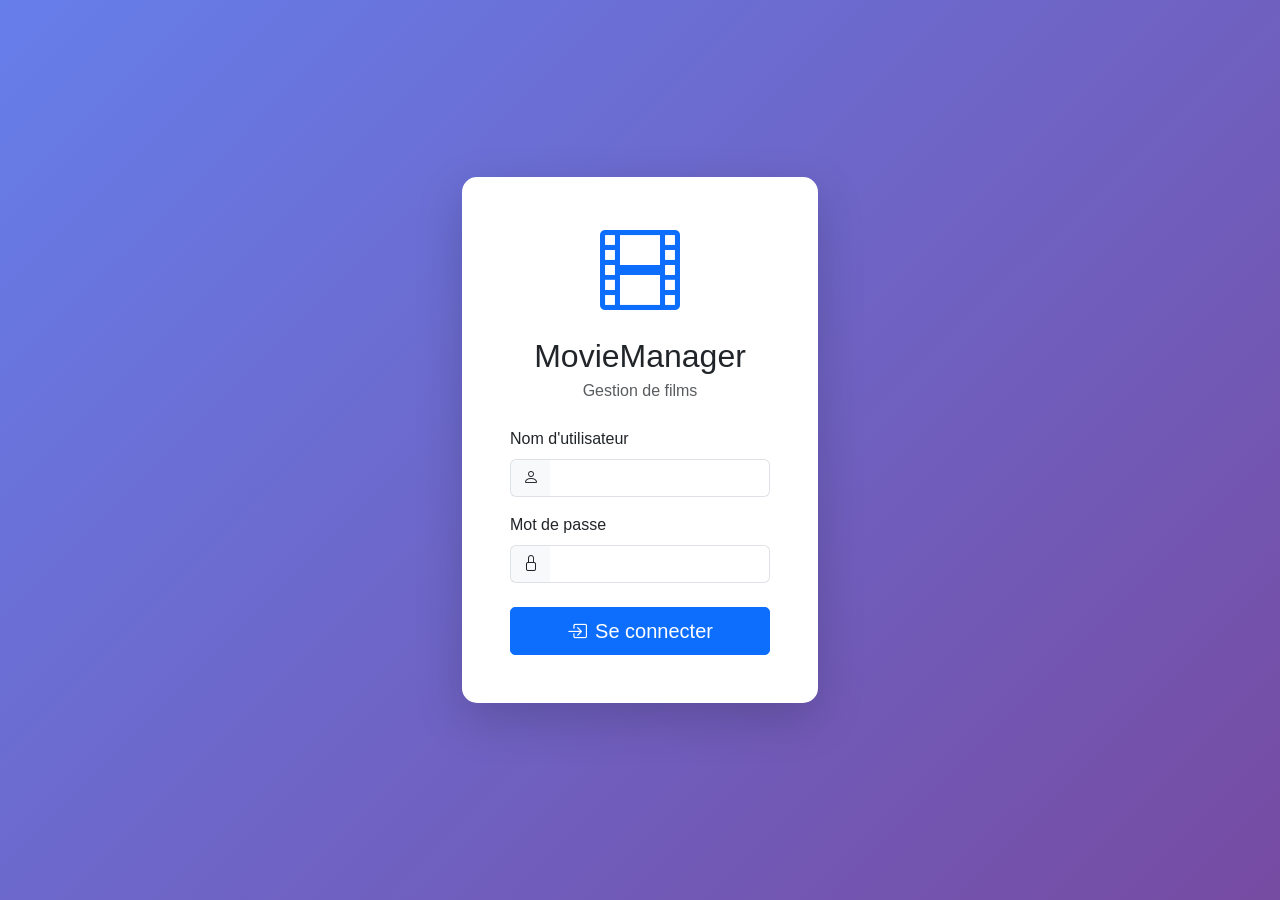
<file: index.html>
<!DOCTYPE html>
<html lang="fr">
<head>
    <meta charset="UTF-8">
    <meta name="viewport" content="width=device-width, initial-scale=1.0">
    <title>MovieManager - Connexion</title>
    <link href="https://cdn.jsdelivr.net/npm/bootstrap@5.3.0/dist/css/bootstrap.min.css" rel="stylesheet">
    <link rel="stylesheet" href="https://cdn.jsdelivr.net/npm/bootstrap-icons@1.11.0/font/bootstrap-icons.css">
    <link rel="stylesheet" href="style.css">
</head>
<body class="login-page">
    <div class="container">
        <div class="row justify-content-center align-items-center min-vh-100">
            <div class="col-md-5 col-lg-4">
                <div class="card shadow-lg border-0">
                    <div class="card-body p-5">
                        <div class="text-center mb-4">
                            <i class="bi bi-film display-1 text-primary"></i>
                            <h2 class="mt-3 mb-1">MovieManager</h2>
                            <p class="text-muted">Gestion de films</p>
                        </div>
                        <form id="loginForm">
                            <div class="mb-3">
                                <label for="username" class="form-label">Nom d'utilisateur</label>
                                <div class="input-group">
                                    <span class="input-group-text"><i class="bi bi-person"></i></span>
                                    <input type="text" class="form-control" id="username" required autocomplete="off">
                                </div>
                            </div>
                            <div class="mb-4">
                                <label for="password" class="form-label">Mot de passe</label>
                                <div class="input-group">
                                    <span class="input-group-text"><i class="bi bi-lock"></i></span>
                                    <input type="password" class="form-control" id="password" required>
                                </div>
                            </div>
                            <div class="d-grid">
                                <button type="submit" class="btn btn-primary btn-lg">
                                    <i class="bi bi-box-arrow-in-right me-2"></i>Se connecter
                                </button>
                            </div>
                            <div id="loginError" class="alert alert-danger mt-3 d-none" role="alert"></div>
                        </form>
                    </div>
                </div>
            </div>
        </div>
    </div>
    <script src="https://cdn.jsdelivr.net/npm/bootstrap@5.3.0/dist/js/bootstrap.bundle.min.js"></script>
    <script src="app.js"></script>
</body>
</html>
</file>
<file: style.css>
/* Global Styles */
:root {
    --primary-color: #0d6efd;
    --sidebar-width: 250px;
    --sidebar-collapsed-width: 70px;
}

* {
    margin: 0;
    padding: 0;
    box-sizing: border-box;
}

body {
    font-family: 'Segoe UI', Tahoma, Geneva, Verdana, sans-serif;
    background-color: #f8f9fa;
}

/* Login Page */
.login-page {
    background: linear-gradient(135deg, #667eea 0%, #764ba2 100%);
}

.login-page .card {
    border-radius: 15px;
    backdrop-filter: blur(10px);
}

/* Sidebar */
.sidebar {
    position: fixed;
    top: 0;
    left: 0;
    height: 100vh;
    width: var(--sidebar-width);
    background: linear-gradient(180deg, #2c3e50 0%, #34495e 100%);
    color: white;
    transition: all 0.3s ease;
    z-index: 1000;
    overflow-y: auto;
}

.sidebar-header {
    padding: 20px;
    text-align: center;
    border-bottom: 1px solid rgba(255, 255, 255, 0.1);
    font-size: 1.5rem;
    font-weight: bold;
}

.sidebar-header i {
    font-size: 2rem;
    color: var(--primary-color);
    margin-right: 10px;
}

.sidebar-menu {
    list-style: none;
    padding: 20px 0;
}

.sidebar-menu li {
    margin: 5px 0;
}

.sidebar-menu a {
    display: flex;
    align-items: center;
    padding: 15px 20px;
    color: rgba(255, 255, 255, 0.8);
    text-decoration: none;
    transition: all 0.3s ease;
    border-left: 3px solid transparent;
}

.sidebar-menu a:hover {
    background-color: rgba(255, 255, 255, 0.1);
    color: white;
    border-left-color: var(--primary-color);
}

.sidebar-menu a.active {
    background-color: rgba(13, 110, 253, 0.2);
    color: white;
    border-left-color: var(--primary-color);
}

.sidebar-menu a i {
    margin-right: 15px;
    font-size: 1.2rem;
    width: 20px;
    text-align: center;
}

/* Main Content */
.main-content {
    margin-left: var(--sidebar-width);
    transition: all 0.3s ease;
    min-height: 100vh;
}

.navbar {
    padding: 15px 20px;
}

/* Statistics Cards */
.stat-card {
    border: none;
    border-radius: 10px;
    transition: transform 0.3s ease, box-shadow 0.3s ease;
    overflow: hidden;
}

.stat-card:hover {
    transform: translateY(-5px);
    box-shadow: 0 10px 25px rgba(0, 0, 0, 0.1) !important;
}

.stat-primary {
    background: linear-gradient(135deg, #667eea 0%, #764ba2 100%);
    color: white;
}

.stat-success {
    background: linear-gradient(135deg, #11998e 0%, #38ef7d 100%);
    color: white;
}

.stat-warning {
    background: linear-gradient(135deg, #f093fb 0%, #f5576c 100%);
    color: white;
}

.stat-info {
    background: linear-gradient(135deg, #4facfe 0%, #00f2fe 100%);
    color: white;
}

.stat-secondary {
    background: linear-gradient(135deg, #fa709a 0%, #fee140 100%);
    color: white;
}

.stat-icon {
    font-size: 3rem;
    opacity: 0.3;
}

/* Movie Cards */
.movie-card {
    border: none;
    border-radius: 10px;
    overflow: hidden;
    transition: transform 0.3s ease, box-shadow 0.3s ease;
    height: 100%;
    background: white;
}

.movie-card:hover {
    transform: translateY(-5px);
    box-shadow: 0 10px 25px rgba(0, 0, 0, 0.15);
}

.movie-card img {
    width: 100%;
    height: 400px;
    object-fit: cover;
}

.movie-card .card-body {
    padding: 1.25rem;
}

.movie-card .card-title {
    font-size: 1.1rem;
    font-weight: bold;
    margin-bottom: 0.5rem;
    height: 3rem;
    overflow: hidden;
    text-overflow: ellipsis;
    display: -webkit-box;
    -webkit-line-clamp: 2;
    -webkit-box-orient: vertical;
}

.movie-card .card-text {
    font-size: 0.9rem;
    color: #6c757d;
    height: 3rem;
    overflow: hidden;
    text-overflow: ellipsis;
    display: -webkit-box;
    -webkit-line-clamp: 2;
    -webkit-box-orient: vertical;
}

.movie-actions {
    display: flex;
    gap: 5px;
    margin-top: 10px;
}

.movie-actions .btn {
    flex: 1;
    font-size: 0.85rem;
}

/* Charts */
.card {
    border: none;
    border-radius: 10px;
    box-shadow: 0 2px 10px rgba(0, 0, 0, 0.05);
    margin-bottom: 20px;
}

.card-header {
    background-color: #f8f9fa;
    border-bottom: 1px solid #dee2e6;
    padding: 15px 20px;
    font-weight: 600;
}

/* Responsive */
@media (max-width: 768px) {
    .sidebar {
        transform: translateX(-100%);
        width: var(--sidebar-width);
    }

    .sidebar.show {
        transform: translateX(0);
    }

    .main-content {
        margin-left: 0;
    }

    .movie-card img {
        height: 300px;
    }
}

/* RTL Support for Arabic */
[dir="rtl"] .sidebar {
    left: auto;
    right: 0;
}

[dir="rtl"] .main-content {
    margin-left: 0;
    margin-right: var(--sidebar-width);
}

[dir="rtl"] .sidebar-menu a {
    border-left: none;
    border-right: 3px solid transparent;
}

[dir="rtl"] .sidebar-menu a:hover,
[dir="rtl"] .sidebar-menu a.active {
    border-right-color: var(--primary-color);
    border-left: none;
}

/* Loading Spinner */
.spinner-border {
    width: 3rem;
    height: 3rem;
}

/* Empty State */
.empty-state {
    text-align: center;
    padding: 60px 20px;
    color: #6c757d;
}

.empty-state i {
    font-size: 4rem;
    margin-bottom: 20px;
    opacity: 0.5;
}

/* Badge */
.badge {
    padding: 0.35em 0.65em;
    font-size: 0.85em;
}

/* Pagination */
.pagination {
    margin-top: 30px;
}

/* Modal */
.modal-content {
    border-radius: 10px;
    border: none;
}

.modal-header {
    border-bottom: 1px solid #dee2e6;
}

.modal-footer {
    border-top: 1px solid #dee2e6;
}

/* Form Controls */
.form-control:focus,
.form-select:focus {
    border-color: var(--primary-color);
    box-shadow: 0 0 0 0.2rem rgba(13, 110, 253, 0.25);
}

/* Buttons */
.btn {
    border-radius: 5px;
    transition: all 0.3s ease;
}

.btn:hover {
    transform: translateY(-2px);
    box-shadow: 0 4px 8px rgba(0, 0, 0, 0.1);
}

/* Rating Stars */
.rating {
    color: #ffc107;
}

/* Search Input */
.input-group-text {
    background-color: #f8f9fa;
    border-right: none;
}

.input-group .form-control {
    border-left: none;
}

.input-group .form-control:focus {
    border-left: 1px solid #ced4da;
}
</file>
